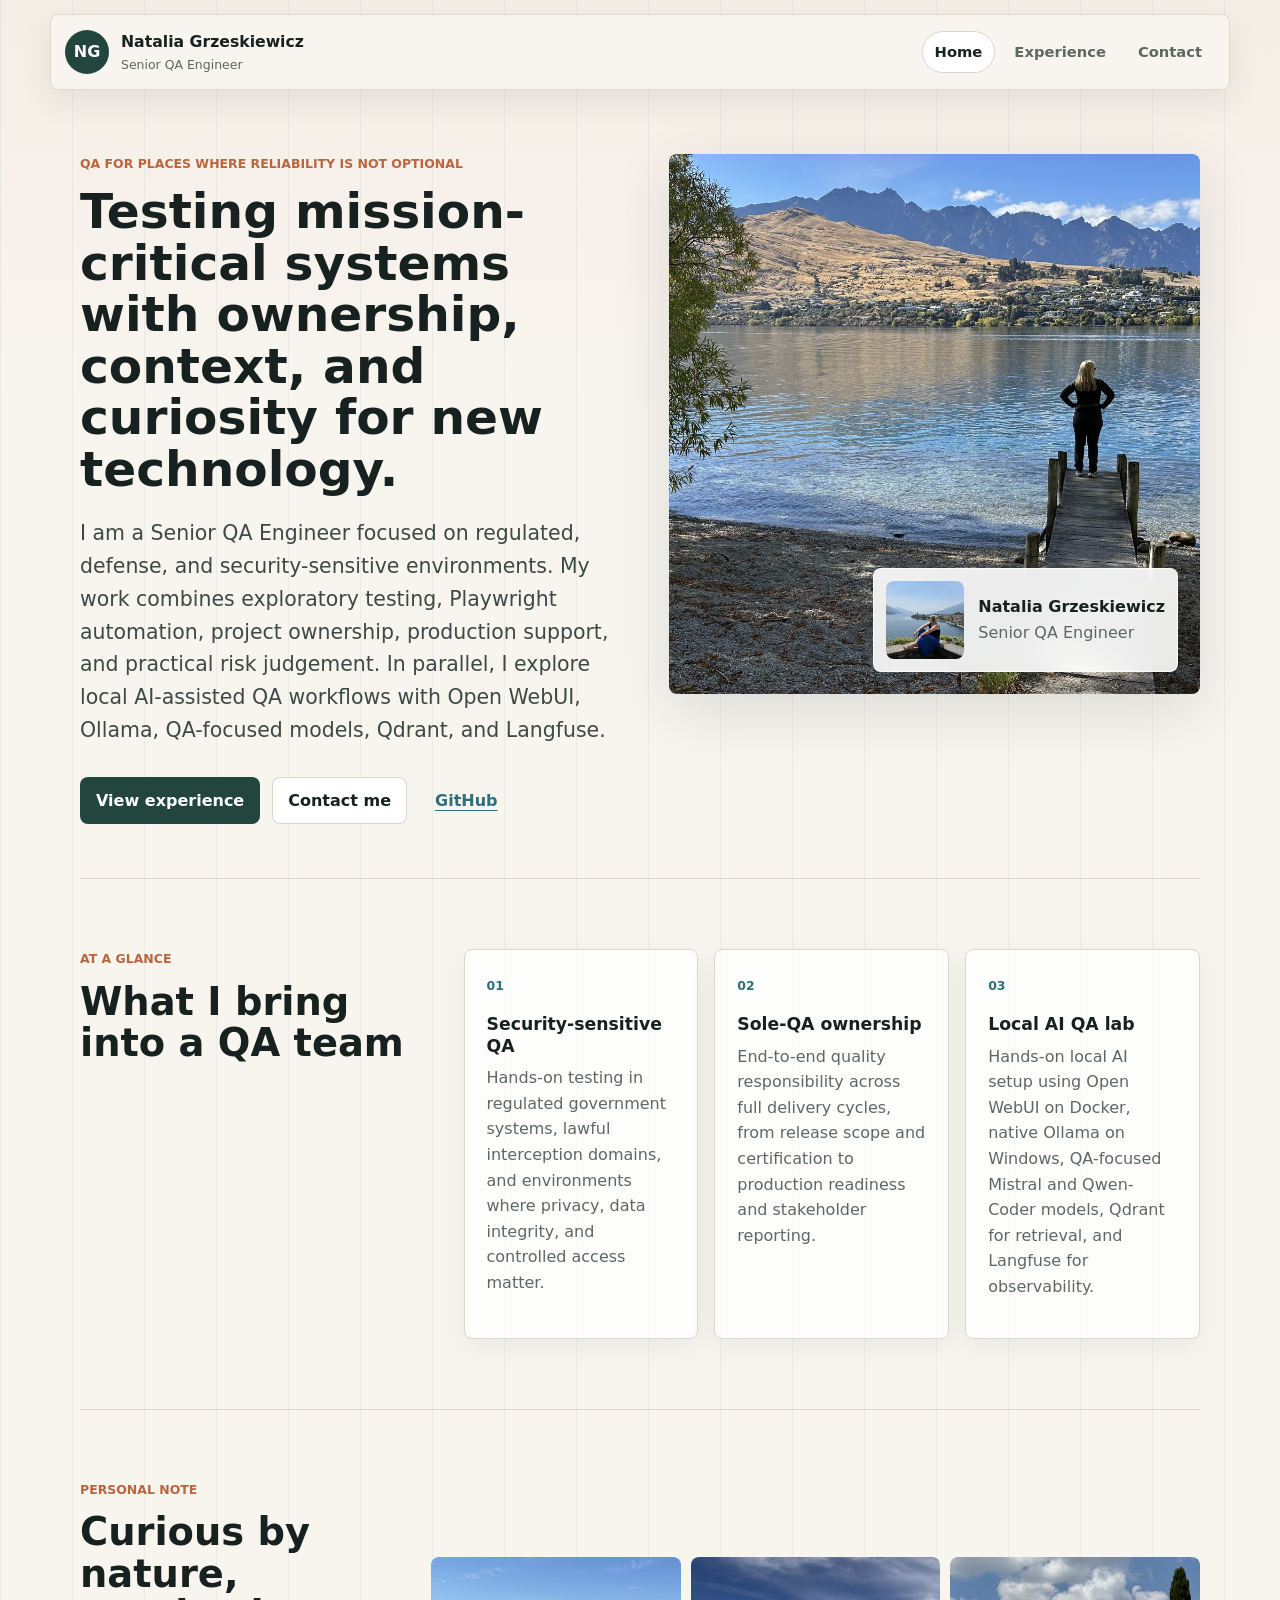
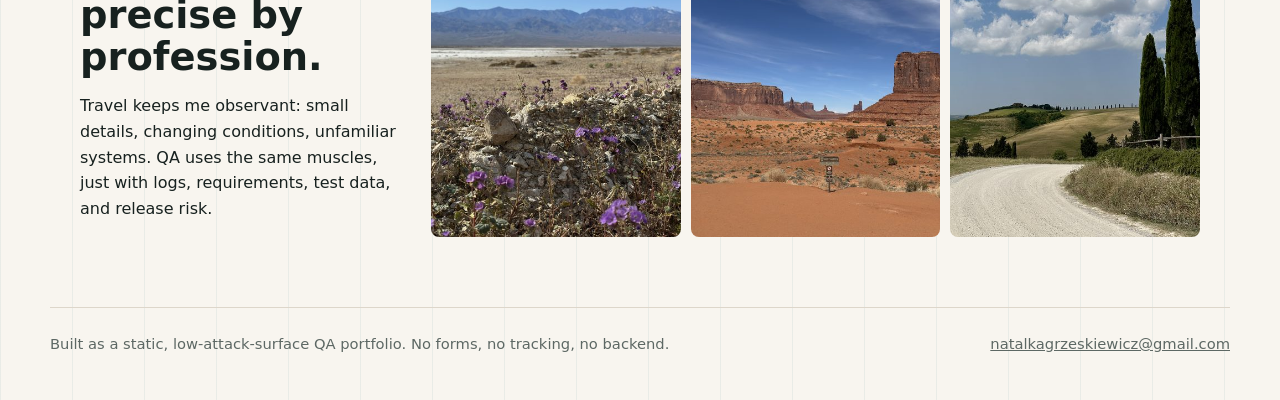
<file: index.html>
<!doctype html>
<html lang="en">
  <head>
    <meta charset="utf-8">
    <meta name="viewport" content="width=device-width, initial-scale=1">
    <meta name="description" content="Natalia Grzeskiewicz, Senior QA Engineer exploring QA, automation, and local AI-assisted testing workflows.">
    <title>Natalia Grzeskiewicz | Senior QA Engineer</title>
    <link rel="stylesheet" href="assets/css/styles.css">
  </head>
  <body data-page="home">
    <div data-include="partials/nav.html"></div>

    <main>
      <section class="hero">
        <div class="hero-copy">
          <p class="eyebrow">QA for places where reliability is not optional</p>
          <h1>Testing mission-critical systems with ownership, context, and curiosity for new technology.</h1>
          <p class="lead">I am a Senior QA Engineer focused on regulated, defense, and security-sensitive environments. My work combines exploratory testing, Playwright automation, project ownership, production support, and practical risk judgement. In parallel, I explore local AI-assisted QA workflows with Open WebUI, Ollama, QA-focused models, Qdrant, and Langfuse.</p>
          <div class="hero-actions">
            <a class="button primary" href="experience.html">View experience</a>
            <a class="button secondary" href="contact.html">Contact me</a>
            <a class="text-link" href="https://github.com/ThisNatOne/" target="_blank" rel="noreferrer">GitHub</a>
          </div>
        </div>
        <aside class="hero-visual" aria-label="Travel-inspired profile image slot">
          <img src="assets/images/hero-travel.jpg" alt="Natalia standing by a lake and mountain view">
          <div class="profile-card">
            <img src="assets/images/headshot-placeholder.jpg" alt="Natalia by a lakeside town, used as a profile placeholder">
            <div>
              <strong>Natalia Grzeskiewicz</strong>
              <span>Senior QA Engineer</span>
            </div>
          </div>
        </aside>
      </section>

      <section class="quick-scan" aria-labelledby="scan-title">
        <div>
          <p class="section-kicker">At a glance</p>
          <h2 id="scan-title">What I bring into a QA team</h2>
        </div>
        <div class="signal-grid">
          <article>
            <span>01</span>
            <h3>Security-sensitive QA</h3>
            <p>Hands-on testing in regulated government systems, lawful interception domains, and environments where privacy, data integrity, and controlled access matter.</p>
          </article>
          <article>
            <span>02</span>
            <h3>Sole-QA ownership</h3>
            <p>End-to-end quality responsibility across full delivery cycles, from release scope and certification to production readiness and stakeholder reporting.</p>
          </article>
          <article>
            <span>03</span>
            <h3>Local AI QA lab</h3>
            <p>Hands-on local AI setup using Open WebUI on Docker, native Ollama on Windows, QA-focused Mistral and Qwen-Coder models, Qdrant for retrieval, and Langfuse for observability.</p>
          </article>
        </div>
      </section>

      <section class="travel-strip" aria-labelledby="travel-title">
        <div class="strip-copy">
          <p class="section-kicker">Personal note</p>
          <h2 id="travel-title">Curious by nature, precise by profession.</h2>
          <p>Travel keeps me observant: small details, changing conditions, unfamiliar systems. QA uses the same muscles, just with logs, requirements, test data, and release risk.</p>
        </div>
        <div class="photo-strip" aria-label="Replaceable travel photo strip">
          <img src="assets/images/photo-strip-1.jpg" alt="Desert flowers with mountains in the distance">
          <img src="assets/images/photo-strip-2.jpg" alt="Desert landscape with red rock formations">
          <img src="assets/images/photo-strip-3.jpg" alt="Open road through a countryside landscape">
        </div>
      </section>
    </main>

    <div data-include="partials/footer.html"></div>
    <script src="assets/js/main.js"></script>
  </body>
</html>
</file>
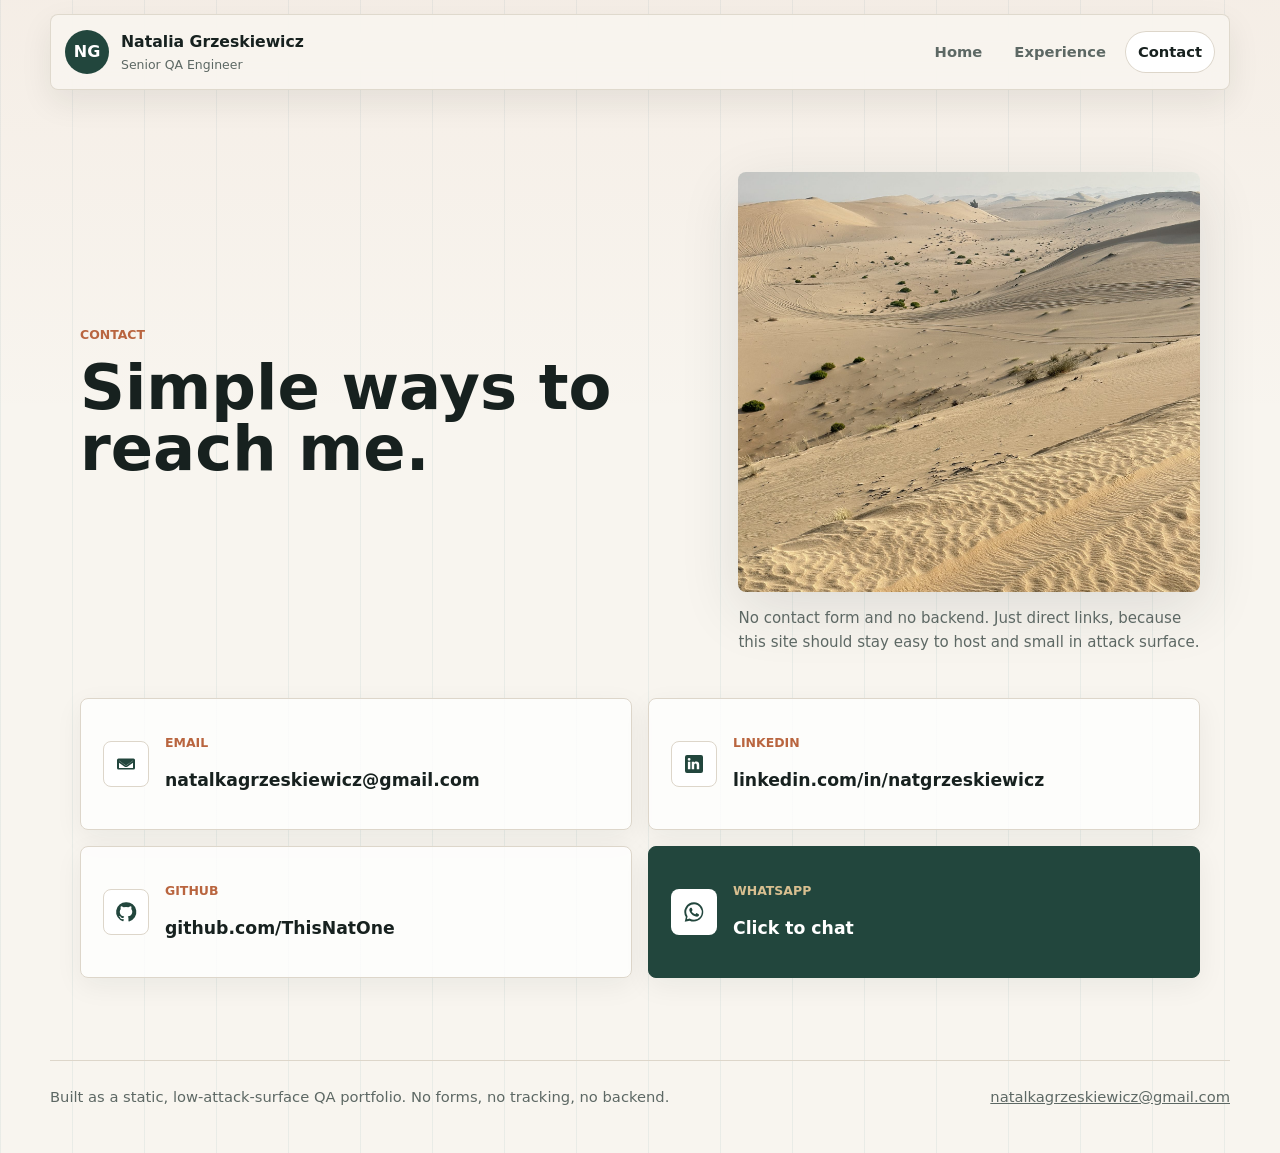
<file: contact.html>
<!doctype html>
<html lang="en">
  <head>
    <meta charset="utf-8">
    <meta name="viewport" content="width=device-width, initial-scale=1">
    <meta name="description" content="Contact Natalia Grzeskiewicz, Senior QA Engineer.">
    <title>Contact | Natalia Grzeskiewicz</title>
    <link rel="stylesheet" href="assets/css/styles.css">
  </head>
  <body data-page="contact">
    <div data-include="partials/nav.html"></div>

    <main>
      <section class="contact-hero">
        <div>
          <p class="eyebrow">Contact</p>
          <h1>Simple ways to reach me.</h1>
        </div>
        <div class="contact-visual">
          <img src="assets/images/accent-banner.jpg" alt="Desert dunes used as a replaceable accent banner">
          <p>No contact form and no backend. Just direct links, because this site should stay easy to host and small in attack surface.</p>
        </div>
      </section>

      <section class="contact-links" aria-label="Contact links">
        <a href="mailto:natalkagrzeskiewicz@gmail.com">
          <svg class="contact-icon" viewBox="0 0 24 24" aria-hidden="true">
            <path d="M4.5 6.5h15a1.5 1.5 0 0 1 1.5 1.5v8a1.5 1.5 0 0 1-1.5 1.5h-15A1.5 1.5 0 0 1 3 16V8a1.5 1.5 0 0 1 1.5-1.5Zm.52 2.05v.14l6.17 4.48c.49.35 1.13.35 1.62 0l6.17-4.48v-.14L12 13.62 5.02 8.55Zm13.98 2.1-5.29 3.84a2.92 2.92 0 0 1-3.42 0L5 10.65V16h14v-5.35Z"></path>
          </svg>
          <span class="contact-copy">
            <span>Email</span>
            natalkagrzeskiewicz@gmail.com
          </span>
        </a>
        <a href="https://www.linkedin.com/in/natgrzeskiewicz/" target="_blank" rel="noreferrer">
          <svg class="contact-icon" viewBox="0 0 24 24" aria-hidden="true">
            <path d="M19 3H5a2 2 0 0 0-2 2v14a2 2 0 0 0 2 2h14a2 2 0 0 0 2-2V5a2 2 0 0 0-2-2ZM8.34 17.2H5.9V9.75h2.44v7.45ZM7.12 8.73a1.42 1.42 0 1 1 0-2.84 1.42 1.42 0 0 1 0 2.84Zm10.08 8.47h-2.43v-3.63c0-.87-.02-1.98-1.2-1.98-1.21 0-1.4.95-1.4 1.92v3.69H9.75V9.75h2.33v1.02h.03c.33-.62 1.12-1.2 2.3-1.2 2.46 0 2.79 1.62 2.79 3.73v3.9Z"></path>
          </svg>
          <span class="contact-copy">
            <span>LinkedIn</span>
            linkedin.com/in/natgrzeskiewicz
          </span>
        </a>
        <a href="https://github.com/ThisNatOne" target="_blank" rel="noreferrer">
          <svg class="contact-icon" viewBox="0 0 24 24" aria-hidden="true">
            <path d="M12 2.25A9.75 9.75 0 0 0 8.92 21.3c.49.09.67-.21.67-.47v-1.72c-2.72.6-3.3-1.16-3.3-1.16-.45-1.13-1.09-1.43-1.09-1.43-.89-.61.07-.6.07-.6.98.07 1.5 1.01 1.5 1.01.88 1.5 2.3 1.07 2.86.82.09-.64.34-1.07.62-1.32-2.17-.25-4.46-1.09-4.46-4.84 0-1.07.38-1.94 1-2.63-.1-.25-.44-1.25.1-2.6 0 0 .83-.26 2.69 1a9.3 9.3 0 0 1 4.9 0c1.86-1.26 2.68-1 2.68-1 .54 1.35.2 2.35.1 2.6.63.69 1 1.56 1 2.63 0 3.76-2.29 4.58-4.48 4.83.35.3.67.9.67 1.82v2.69c0 .26.18.57.68.47A9.75 9.75 0 0 0 12 2.25Z"></path>
          </svg>
          <span class="contact-copy">
            <span>GitHub</span>
            github.com/ThisNatOne
          </span>
        </a>
        <a class="whatsapp" href="https://wa.me/971585344825" target="_blank" rel="noreferrer">
          <svg class="contact-icon" viewBox="0 0 24 24" aria-hidden="true">
            <path d="M12.04 2.25a9.64 9.64 0 0 0-8.18 14.76L2.75 21.75l4.86-1.1a9.64 9.64 0 1 0 4.43-18.4Zm0 17.48a7.78 7.78 0 0 1-3.95-1.08l-.28-.17-2.87.65.64-2.8-.18-.29a7.78 7.78 0 1 1 6.64 3.69Zm4.27-5.82c-.23-.12-1.38-.68-1.6-.76-.21-.08-.37-.12-.52.12-.16.23-.6.76-.74.91-.14.16-.27.18-.51.06-.23-.12-.98-.36-1.86-1.15-.69-.61-1.15-1.36-1.28-1.6-.13-.23-.01-.36.1-.47.1-.1.23-.27.35-.41.12-.14.16-.23.24-.39.08-.16.04-.3-.02-.42-.06-.12-.52-1.25-.71-1.71-.19-.45-.38-.39-.52-.4h-.45c-.16 0-.42.06-.64.3-.22.23-.84.82-.84 2s.86 2.32.98 2.48c.12.16 1.69 2.58 4.1 3.62.57.25 1.02.4 1.37.51.58.18 1.1.16 1.51.1.46-.07 1.38-.56 1.58-1.1.2-.55.2-1.02.14-1.11-.06-.1-.22-.16-.45-.28Z"></path>
          </svg>
          <span class="contact-copy">
            <span>WhatsApp</span>
            Click to chat
          </span>
        </a>
      </section>
    </main>

    <div data-include="partials/footer.html"></div>
    <script src="assets/js/main.js"></script>
  </body>
</html>
</file>
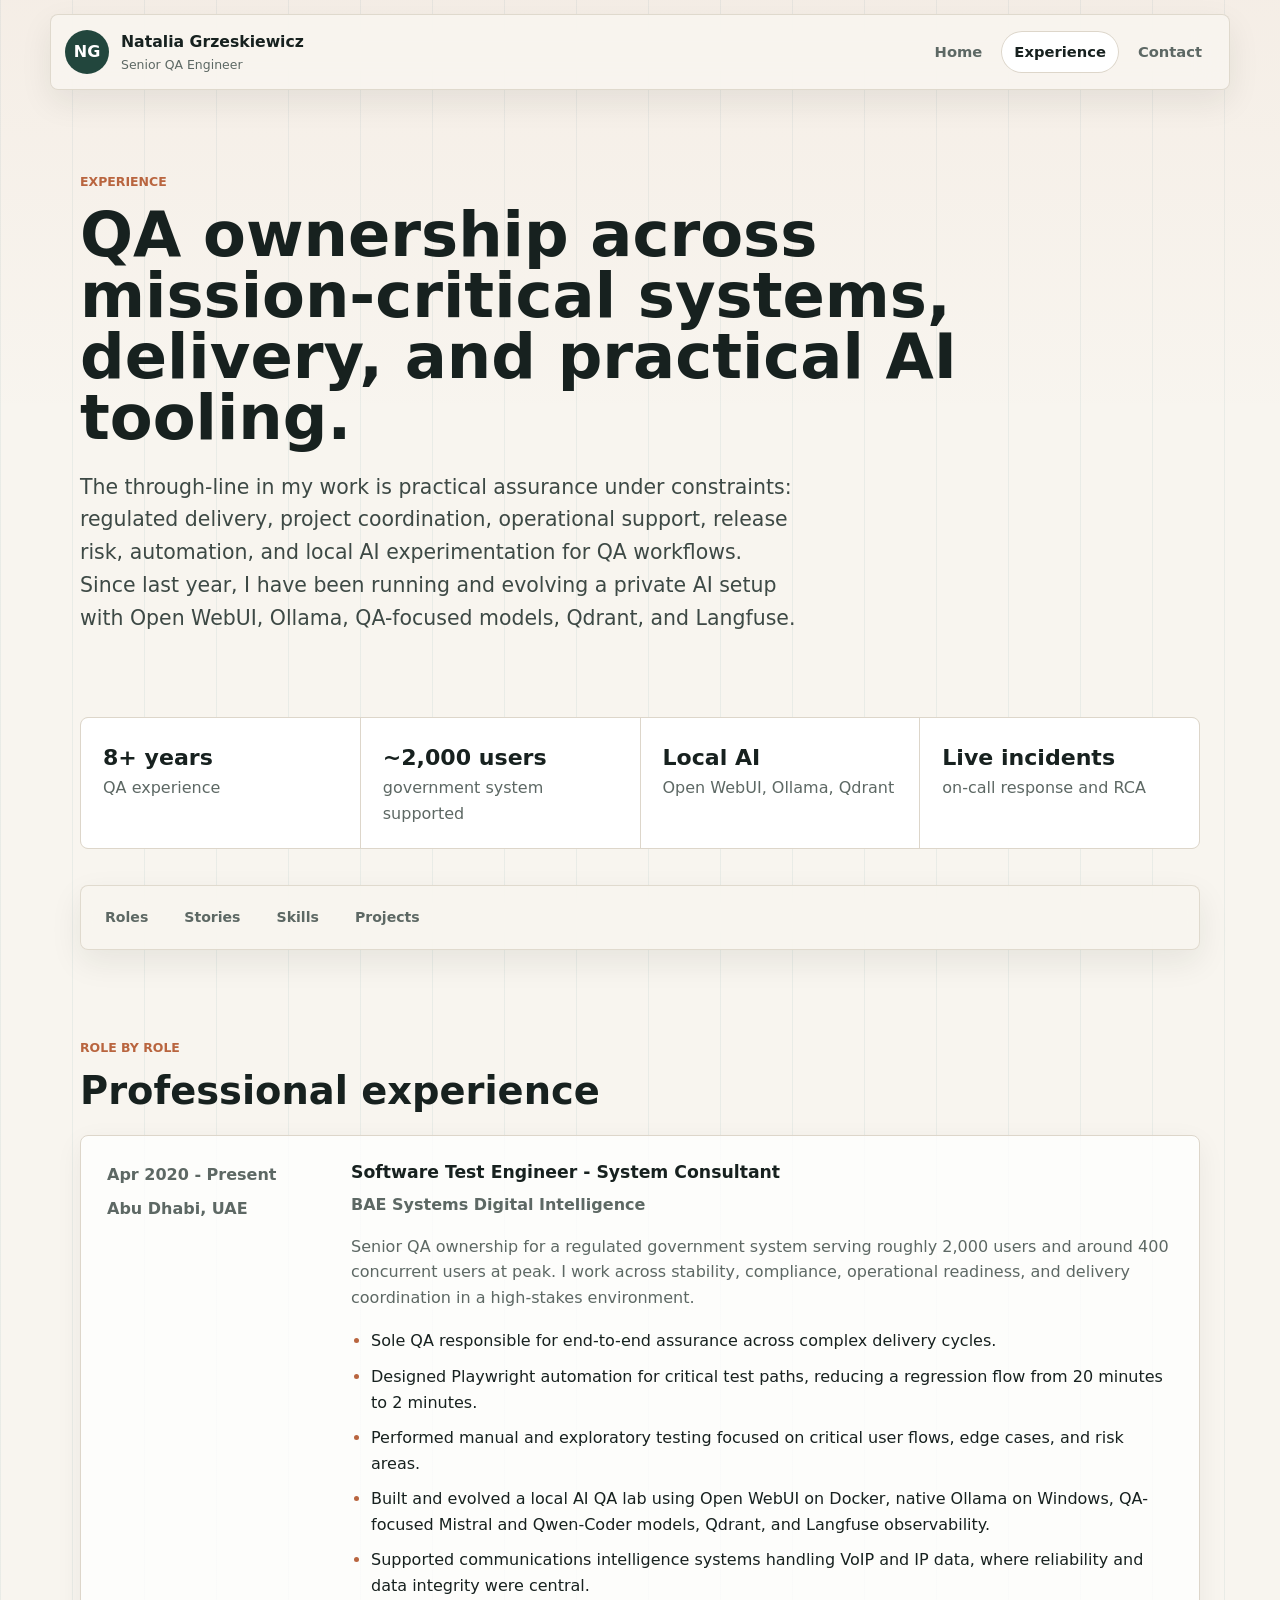
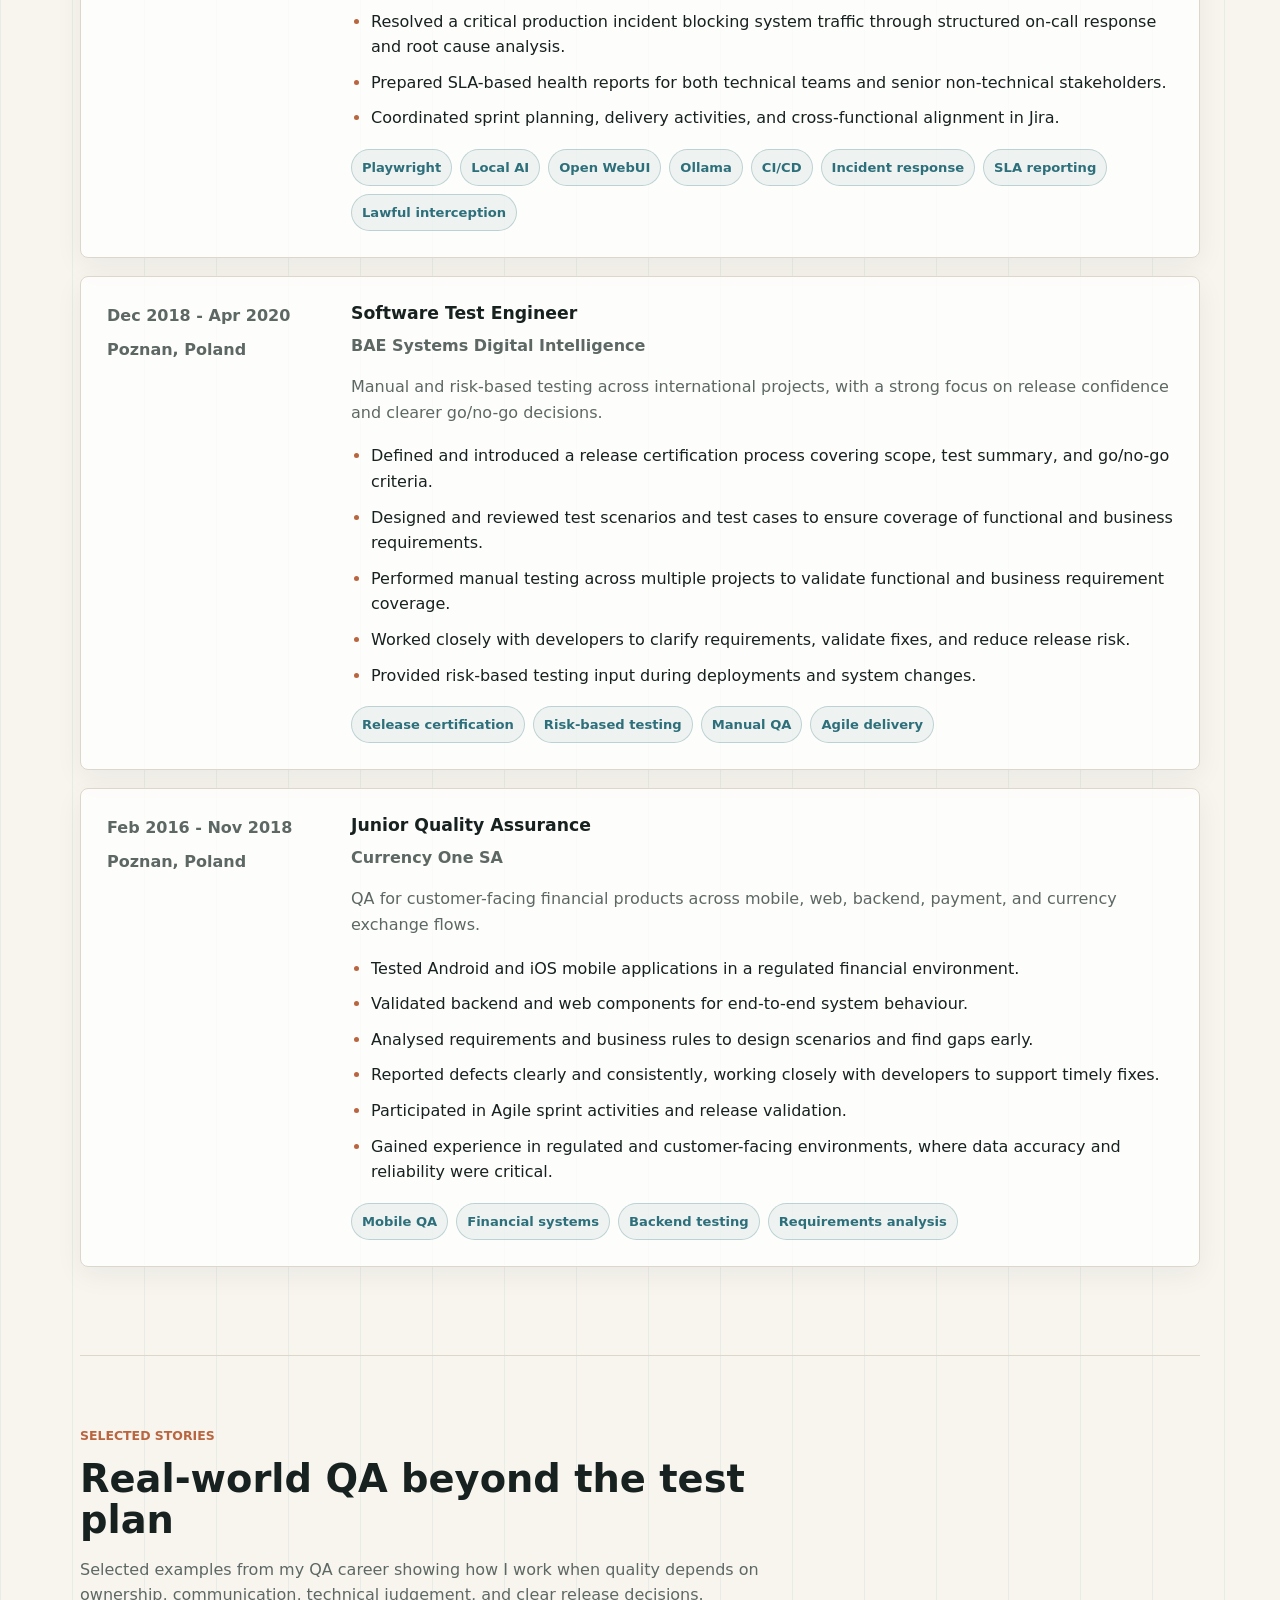
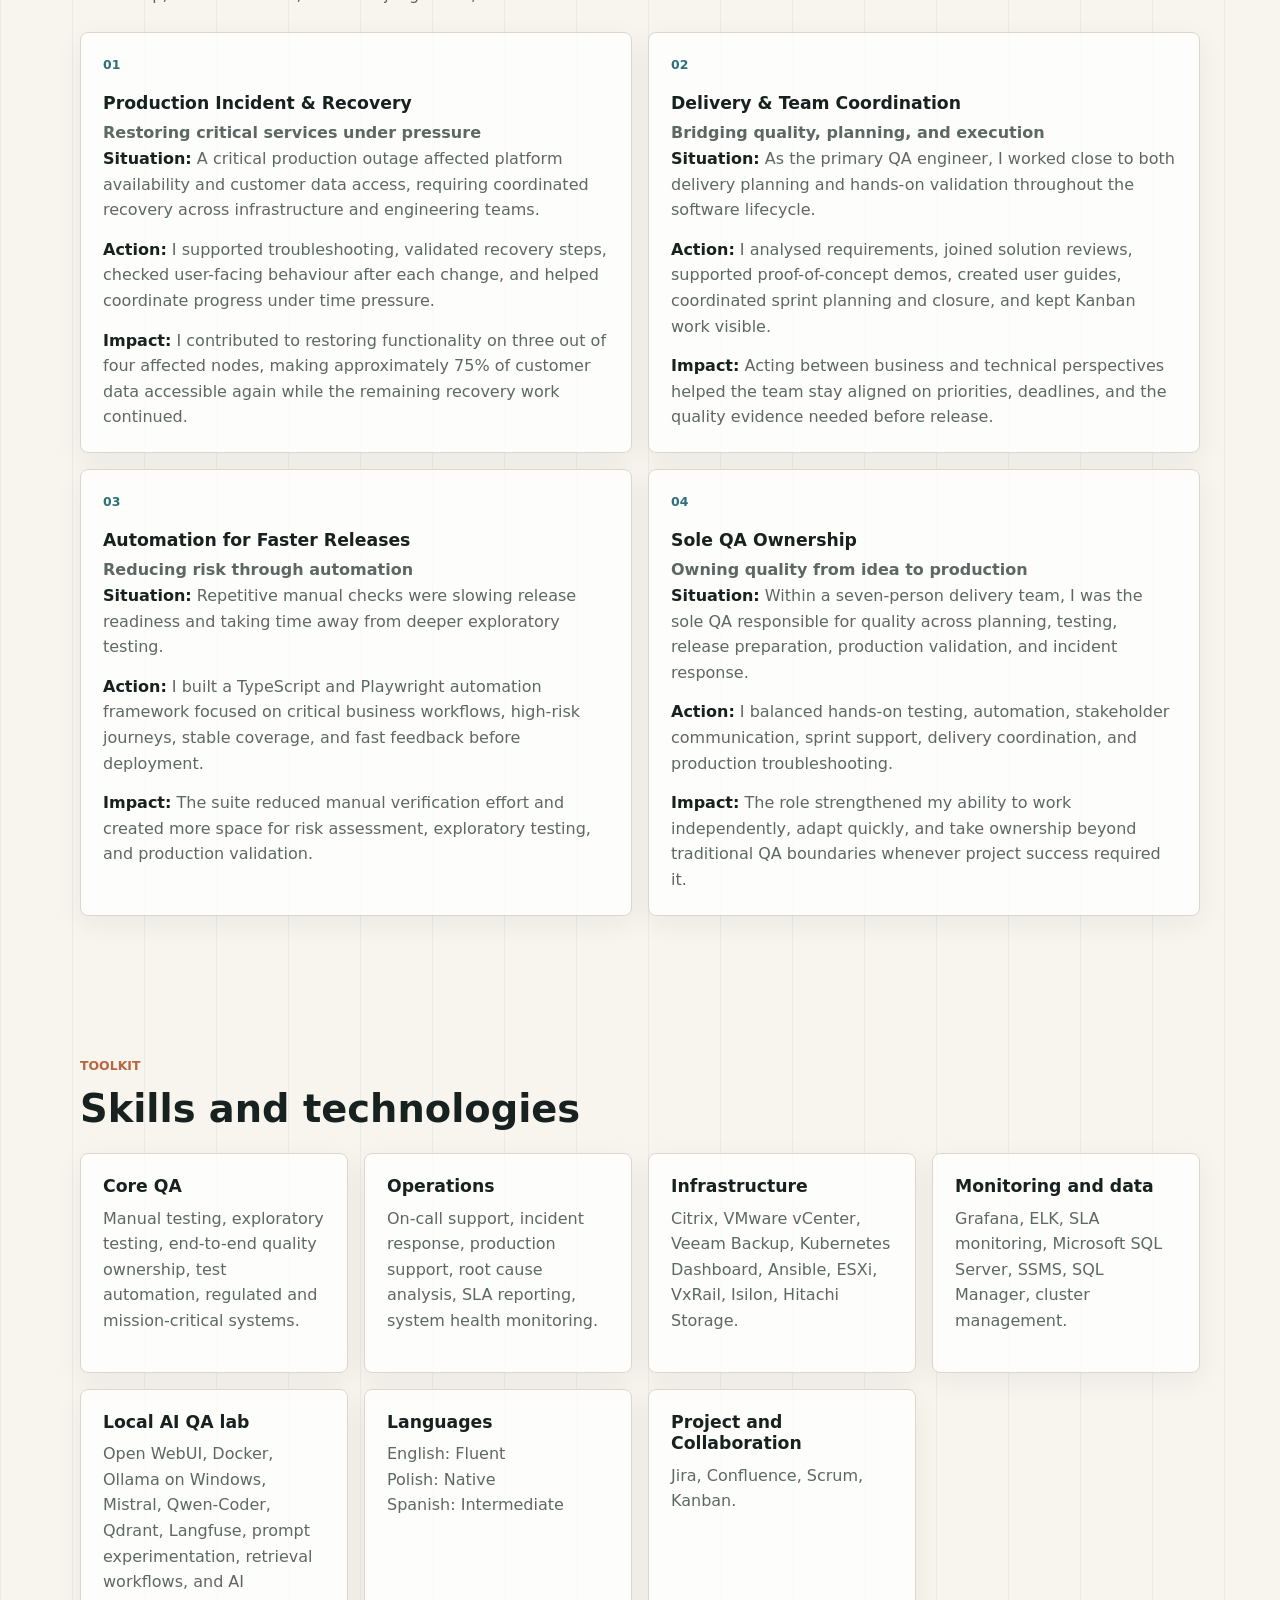
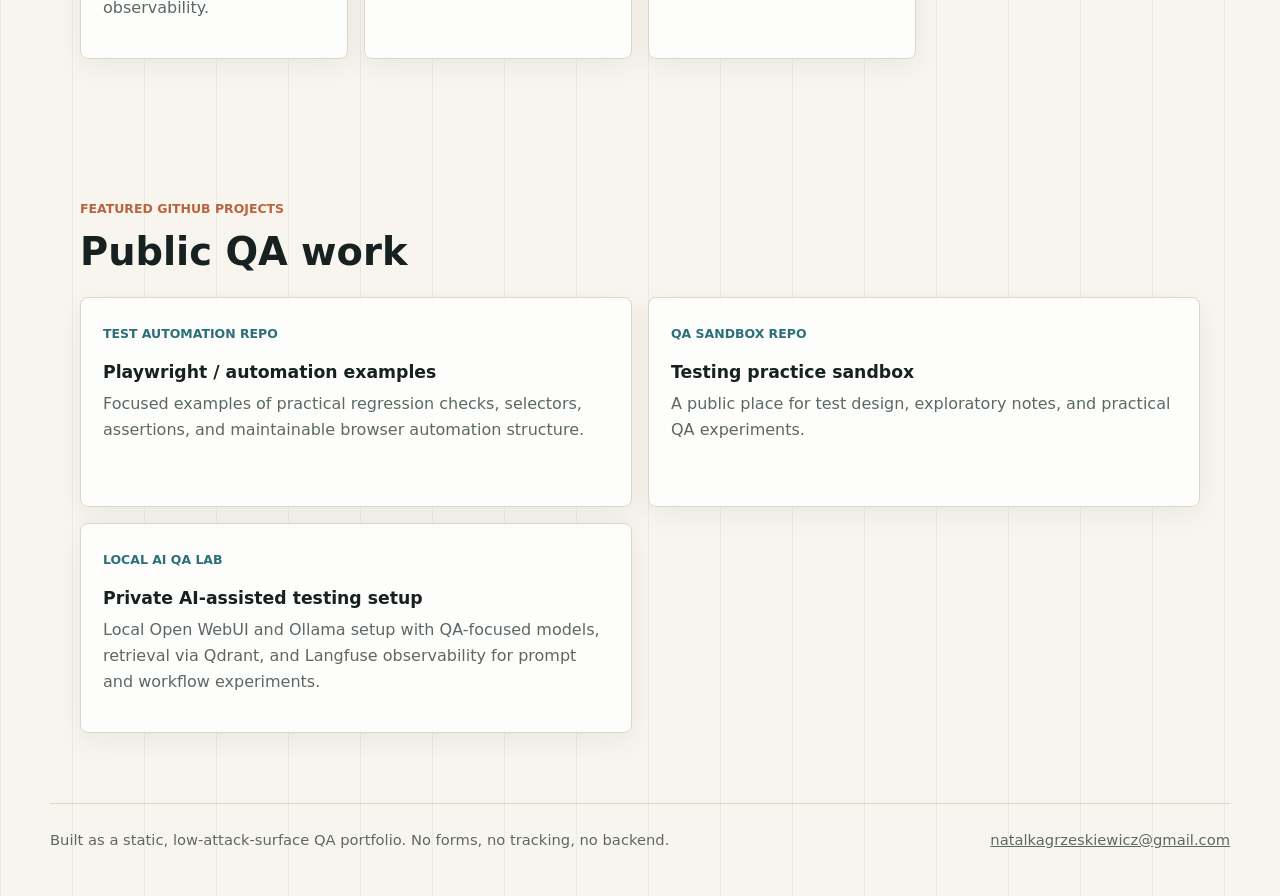
<file: experience.html>
<!doctype html>
<html lang="en">
  <head>
    <meta charset="utf-8">
    <meta name="viewport" content="width=device-width, initial-scale=1">
    <meta name="description" content="Experience of Natalia Grzeskiewicz in regulated QA, mission-critical systems, automation, and local AI-assisted testing workflows.">
    <title>Experience | Natalia Grzeskiewicz</title>
    <link rel="stylesheet" href="assets/css/styles.css">
  </head>
  <body data-page="experience">
    <div data-include="partials/nav.html"></div>

    <main>
      <section class="page-hero compact">
        <p class="eyebrow">Experience</p>
        <h1>QA ownership across mission-critical systems, delivery, and practical AI tooling.</h1>
        <p class="lead">The through-line in my work is practical assurance under constraints: regulated delivery, project coordination, operational support, release risk, automation, and local AI experimentation for QA workflows. Since last year, I have been running and evolving a private AI setup with Open WebUI, Ollama, QA-focused models, Qdrant, and Langfuse.</p>
      </section>

      <section id="experience-highlights" class="proof-band" aria-label="Experience highlights">
        <div><strong>8+ years</strong><span>QA experience</span></div>
        <div><strong>~2,000 users</strong><span>government system supported</span></div>
        <div><strong>Local AI</strong><span>Open WebUI, Ollama, Qdrant</span></div>
        <div><strong>Live incidents</strong><span>on-call response and RCA</span></div>
      </section>

      <nav class="section-nav" aria-label="Experience page sections">
        <a href="#roles">Roles</a>
        <a href="#stories">Stories</a>
        <a href="#skills">Skills</a>
        <a href="#projects">Projects</a>
      </nav>

      <section id="roles" class="timeline" aria-labelledby="roles-title">
        <div class="section-heading">
          <p class="section-kicker">Role by role</p>
          <h2 id="roles-title">Professional experience</h2>
        </div>

        <article class="role">
          <div class="role-meta">
            <span>Apr 2020 - Present</span>
            <span>Abu Dhabi, UAE</span>
          </div>
          <div class="role-body">
            <h3>Software Test Engineer - System Consultant</h3>
            <p class="company">BAE Systems Digital Intelligence</p>
            <p>Senior QA ownership for a regulated government system serving roughly 2,000 users and around 400 concurrent users at peak. I work across stability, compliance, operational readiness, and delivery coordination in a high-stakes environment.</p>
            <ul class="check-list">
              <li>Sole QA responsible for end-to-end assurance across complex delivery cycles.</li>
              <li>Designed Playwright automation for critical test paths, reducing a regression flow from 20 minutes to 2 minutes.</li>
              <li>Performed manual and exploratory testing focused on critical user flows, edge cases, and risk areas.</li>
              <li>Built and evolved a local AI QA lab using Open WebUI on Docker, native Ollama on Windows, QA-focused Mistral and Qwen-Coder models, Qdrant, and Langfuse observability.</li>
              <li>Supported communications intelligence systems handling VoIP and IP data, where reliability and data integrity were central.</li>
              <li>Resolved a critical production incident blocking system traffic through structured on-call response and root cause analysis.</li>
              <li>Prepared SLA-based health reports for both technical teams and senior non-technical stakeholders.</li>
              <li>Coordinated sprint planning, delivery activities, and cross-functional alignment in Jira.</li>
            </ul>
            <div class="tag-row">
              <span>Playwright</span>
              <span>Local AI</span>
              <span>Open WebUI</span>
              <span>Ollama</span>
              <span>CI/CD</span>
              <span>Incident response</span>
              <span>SLA reporting</span>
              <span>Lawful interception</span>
            </div>
          </div>
        </article>

        <article class="role">
          <div class="role-meta">
            <span>Dec 2018 - Apr 2020</span>
            <span>Poznan, Poland</span>
          </div>
          <div class="role-body">
            <h3>Software Test Engineer</h3>
            <p class="company">BAE Systems Digital Intelligence</p>
            <p>Manual and risk-based testing across international projects, with a strong focus on release confidence and clearer go/no-go decisions.</p>
            <ul class="check-list">
              <li>Defined and introduced a release certification process covering scope, test summary, and go/no-go criteria.</li>
              <li>Designed and reviewed test scenarios and test cases to ensure coverage of functional and business requirements.</li>
              <li>Performed manual testing across multiple projects to validate functional and business requirement coverage.</li>
              <li>Worked closely with developers to clarify requirements, validate fixes, and reduce release risk.</li>
              <li>Provided risk-based testing input during deployments and system changes.</li>
            </ul>
            <div class="tag-row">
              <span>Release certification</span>
              <span>Risk-based testing</span>
              <span>Manual QA</span>
              <span>Agile delivery</span>
            </div>
          </div>
        </article>

        <article class="role">
          <div class="role-meta">
            <span>Feb 2016 - Nov 2018</span>
            <span>Poznan, Poland</span>
          </div>
          <div class="role-body">
            <h3>Junior Quality Assurance</h3>
            <p class="company">Currency One SA</p>
            <p>QA for customer-facing financial products across mobile, web, backend, payment, and currency exchange flows.</p>
            <ul class="check-list">
              <li>Tested Android and iOS mobile applications in a regulated financial environment.</li>
              <li>Validated backend and web components for end-to-end system behaviour.</li>
              <li>Analysed requirements and business rules to design scenarios and find gaps early.</li>
              <li>Reported defects clearly and consistently, working closely with developers to support timely fixes.</li>
              <li>Participated in Agile sprint activities and release validation.</li>
              <li>Gained experience in regulated and customer-facing environments, where data accuracy and reliability were critical.</li>
            </ul>
            <div class="tag-row">
              <span>Mobile QA</span>
              <span>Financial systems</span>
              <span>Backend testing</span>
              <span>Requirements analysis</span>
            </div>
          </div>
        </article>
      </section>

      <section id="stories" class="stories-section" aria-labelledby="stories-title">
        <div class="section-heading">
          <p class="section-kicker">Selected stories</p>
          <h2 id="stories-title">Real-world QA beyond the test plan</h2>
          <p>Selected examples from my QA career showing how I work when quality depends on ownership, communication, technical judgement, and clear release decisions.</p>
        </div>

        <div class="stories-grid">
          <article class="story-card">
            <span class="story-index">01</span>
            <div>
              <h3>Production Incident &amp; Recovery</h3>
              <p class="story-tagline">Restoring critical services under pressure</p>
            </div>
            <p><strong>Situation:</strong> A critical production outage affected platform availability and customer data access, requiring coordinated recovery across infrastructure and engineering teams.</p>
            <p><strong>Action:</strong> I supported troubleshooting, validated recovery steps, checked user-facing behaviour after each change, and helped coordinate progress under time pressure.</p>
            <p><strong>Impact:</strong> I contributed to restoring functionality on three out of four affected nodes, making approximately 75% of customer data accessible again while the remaining recovery work continued.</p>
          </article>

          <article class="story-card">
            <span class="story-index">02</span>
            <div>
              <h3>Delivery &amp; Team Coordination</h3>
              <p class="story-tagline">Bridging quality, planning, and execution</p>
            </div>
            <p><strong>Situation:</strong> As the primary QA engineer, I worked close to both delivery planning and hands-on validation throughout the software lifecycle.</p>
            <p><strong>Action:</strong> I analysed requirements, joined solution reviews, supported proof-of-concept demos, created user guides, coordinated sprint planning and closure, and kept Kanban work visible.</p>
            <p><strong>Impact:</strong> Acting between business and technical perspectives helped the team stay aligned on priorities, deadlines, and the quality evidence needed before release.</p>
          </article>

          <article class="story-card">
            <span class="story-index">03</span>
            <div>
              <h3>Automation for Faster Releases</h3>
              <p class="story-tagline">Reducing risk through automation</p>
            </div>
            <p><strong>Situation:</strong> Repetitive manual checks were slowing release readiness and taking time away from deeper exploratory testing.</p>
            <p><strong>Action:</strong> I built a TypeScript and Playwright automation framework focused on critical business workflows, high-risk journeys, stable coverage, and fast feedback before deployment.</p>
            <p><strong>Impact:</strong> The suite reduced manual verification effort and created more space for risk assessment, exploratory testing, and production validation.</p>
          </article>

          <article class="story-card">
            <span class="story-index">04</span>
            <div>
              <h3>Sole QA Ownership</h3>
              <p class="story-tagline">Owning quality from idea to production</p>
            </div>
            <p><strong>Situation:</strong> Within a seven-person delivery team, I was the sole QA responsible for quality across planning, testing, release preparation, production validation, and incident response.</p>
            <p><strong>Action:</strong> I balanced hands-on testing, automation, stakeholder communication, sprint support, delivery coordination, and production troubleshooting.</p>
            <p><strong>Impact:</strong> The role strengthened my ability to work independently, adapt quickly, and take ownership beyond traditional QA boundaries whenever project success required it.</p>
          </article>
        </div>
      </section>

      <section id="skills" class="skills-section" aria-labelledby="skills-title">
        <div class="section-heading">
          <p class="section-kicker">Toolkit</p>
          <h2 id="skills-title">Skills and technologies</h2>
        </div>
        <div class="skills-grid">
          <div>
            <h3>Core QA</h3>
            <p>Manual testing, exploratory testing, end-to-end quality ownership, test automation, regulated and mission-critical systems.</p>
          </div>
          <div>
            <h3>Operations</h3>
            <p>On-call support, incident response, production support, root cause analysis, SLA reporting, system health monitoring.</p>
          </div>
          <div>
            <h3>Infrastructure</h3>
            <p>Citrix, VMware vCenter, Veeam Backup, Kubernetes Dashboard, Ansible, ESXi, VxRail, Isilon, Hitachi Storage.</p>
          </div>
          <div>
            <h3>Monitoring and data</h3>
            <p>Grafana, ELK, SLA monitoring, Microsoft SQL Server, SSMS, SQL Manager, cluster management.</p>
          </div>
          <div>
            <h3>Local AI QA lab</h3>
            <p>Open WebUI, Docker, Ollama on Windows, Mistral, Qwen-Coder, Qdrant, Langfuse, prompt experimentation, retrieval workflows, and AI observability.</p>
          </div>
          <div>
            <h3>Languages</h3>
            <p>English: Fluent <br> Polish: Native <br>Spanish: Intermediate</p>
          </div>
          <div>
            <h3>Project and Collaboration</h3>
            <p>Jira, Confluence, Scrum, Kanban.</p>
          </div>
        </div>
      </section>

      <section id="projects" class="projects-section" aria-labelledby="projects-title">
        <div class="section-heading">
          <p class="section-kicker">Featured GitHub projects</p>
          <h2 id="projects-title">Public QA work</h2>
        </div>
        <div class="project-grid">
          <a class="project-card" href="https://github.com/ThisNatOne/QASandboxTests" target="_blank" rel="noreferrer">
            <span>Test automation repo</span>
            <h3>Playwright / automation examples</h3>
            <p>Focused examples of practical regression checks, selectors, assertions, and maintainable browser automation structure.</p>
          </a>
          <a class="project-card" href="https://github.com/ThisNatOne/QASandbox" target="_blank" rel="noreferrer">
            <span>QA sandbox repo</span>
            <h3>Testing practice sandbox</h3>
            <p>A public place for test design, exploratory notes, and practical QA experiments.</p>
          </a>
          <article class="project-card">
            <span>Local AI QA lab</span>
            <h3>Private AI-assisted testing setup</h3>
            <p>Local Open WebUI and Ollama setup with QA-focused models, retrieval via Qdrant, and Langfuse observability for prompt and workflow experiments.</p>
          </article>
        </div>
      </section>
    </main>

    <div data-include="partials/footer.html"></div>
    <script src="assets/js/main.js"></script>
  </body>
</html>
</file>
<file: assets/css/styles.css>
:root {
  --ink: #17211f;
  --muted: #5d6864;
  --paper: #f8f5ef;
  --panel: #ffffff;
  --line: #ddd6ca;
  --forest: #22463d;
  --lake: #2d6f7a;
  --clay: #b9653f;
  --sand: #d8bf90;
  --violet: #6f4f8f;
  --shadow: 0 18px 60px rgba(31, 42, 39, 0.12);
  --radius: 8px;
}

* {
  box-sizing: border-box;
}

html {
  scroll-behavior: smooth;
}

body {
  margin: 0;
  color: var(--ink);
  background:
    linear-gradient(90deg, rgba(45, 111, 122, 0.07) 1px, transparent 1px),
    linear-gradient(180deg, rgba(185, 101, 63, 0.05), transparent 420px),
    var(--paper);
  background-size: 72px 72px, auto, auto;
  font-family: Inter, ui-sans-serif, system-ui, -apple-system, BlinkMacSystemFont, "Segoe UI", sans-serif;
  line-height: 1.6;
}

img {
  display: block;
  max-width: 100%;
}

a {
  color: inherit;
}

main {
  width: min(1120px, calc(100% - 36px));
  margin: 0 auto;
}

.sr-only {
  position: absolute;
  width: 1px;
  height: 1px;
  padding: 0;
  overflow: hidden;
  clip: rect(0, 0, 0, 0);
  white-space: nowrap;
  border: 0;
}

.site-header {
  position: sticky;
  top: 0;
  z-index: 20;
  display: flex;
  align-items: center;
  justify-content: space-between;
  width: min(1180px, calc(100% - 28px));
  min-height: 76px;
  margin: 14px auto 0;
  padding: 12px 14px;
  background: rgba(248, 245, 239, 0.92);
  border: 1px solid rgba(221, 214, 202, 0.9);
  border-radius: var(--radius);
  backdrop-filter: blur(16px);
  box-shadow: 0 12px 32px rgba(23, 33, 31, 0.08);
}

.brand {
  display: inline-flex;
  align-items: center;
  gap: 12px;
  text-decoration: none;
}

.brand-mark {
  display: grid;
  width: 44px;
  height: 44px;
  place-items: center;
  color: #fff;
  background: var(--forest);
  border-radius: 50%;
  font-weight: 800;
}

.brand strong,
.brand small {
  display: block;
}

.brand strong {
  font-size: 0.98rem;
}

.brand small {
  color: var(--muted);
  font-size: 0.78rem;
}

.site-nav {
  display: flex;
  align-items: center;
  gap: 6px;
}

.site-nav a {
  padding: 9px 13px;
  border-radius: 999px;
  color: var(--muted);
  text-decoration: none;
  font-weight: 700;
  font-size: 0.92rem;
}

.site-nav a:hover,
.site-nav a[aria-current="page"] {
  color: var(--ink);
  background: #fff;
  box-shadow: inset 0 0 0 1px var(--line);
}

.nav-toggle {
  display: none;
  width: 44px;
  height: 44px;
  padding: 10px;
  border: 1px solid var(--line);
  border-radius: var(--radius);
  background: #fff;
}

.nav-toggle span:not(.sr-only) {
  display: block;
  height: 2px;
  margin: 5px 0;
  background: var(--ink);
}

.hero {
  display: grid;
  grid-template-columns: minmax(0, 1.02fr) minmax(320px, 0.98fr);
  gap: 36px;
  align-items: start;
  min-height: calc(100vh - 112px);
  padding: 64px 0 52px;
}

.hero-copy {
  max-width: 680px;
}

.eyebrow,
.section-kicker {
  margin: 0 0 12px;
  color: var(--clay);
  font-size: 0.78rem;
  font-weight: 800;
  letter-spacing: 0;
  text-transform: uppercase;
}

h1,
h2,
h3,
p {
  margin-top: 0;
}

h1 {
  max-width: 820px;
  margin-bottom: 22px;
  font-size: clamp(2.1rem, 4.9vw, 3.9rem);
  line-height: 0.98;
  letter-spacing: 0;
}

.hero h1 {
  max-width: 760px;
  font-size: clamp(2rem, 3.8vw, 3.35rem);
  line-height: 1.06;
}

h2 {
  margin-bottom: 16px;
  font-size: clamp(1.8rem, 3vw, 3rem);
  line-height: 1.08;
  letter-spacing: 0;
}

h3 {
  margin-bottom: 8px;
  font-size: 1.08rem;
  line-height: 1.25;
}

.lead {
  max-width: 720px;
  color: #3d4945;
  font-size: clamp(1.05rem, 2vw, 1.28rem);
}

.hero-actions {
  display: flex;
  flex-wrap: wrap;
  gap: 12px;
  align-items: center;
  margin-top: 30px;
}

.button,
.text-link {
  display: inline-flex;
  align-items: center;
  justify-content: center;
  min-height: 44px;
  padding: 11px 16px;
  border-radius: var(--radius);
  text-decoration: none;
  font-weight: 800;
}

.button.primary {
  color: #fff;
  background: var(--forest);
}

.button.secondary {
  background: #fff;
  box-shadow: inset 0 0 0 1px var(--line);
}

.text-link {
  color: var(--lake);
  text-decoration: underline;
  text-underline-offset: 4px;
}

.hero-visual {
  position: relative;
  min-height: 540px;
}

.hero-visual > img {
  width: 100%;
  height: 540px;
  object-fit: cover;
  border-radius: var(--radius);
  box-shadow: var(--shadow);
}

.profile-card {
  position: absolute;
  right: 22px;
  bottom: 22px;
  display: grid;
  grid-template-columns: 78px 1fr;
  gap: 14px;
  align-items: center;
  max-width: min(360px, calc(100% - 44px));
  padding: 12px;
  background: rgba(255, 255, 255, 0.9);
  border: 1px solid rgba(255, 255, 255, 0.8);
  border-radius: var(--radius);
  backdrop-filter: blur(12px);
}

.profile-card img {
  width: 78px;
  height: 78px;
  object-fit: cover;
  border-radius: var(--radius);
}

.profile-card strong,
.profile-card span {
  display: block;
}

.profile-card span {
  color: var(--muted);
}

.quick-scan,
.travel-strip,
.stories-section,
.skills-section,
.projects-section,
.timeline {
  padding: 70px 0;
}

.quick-scan {
  display: grid;
  grid-template-columns: 0.48fr 1fr;
  gap: 30px;
  align-items: start;
  border-top: 1px solid var(--line);
}

.signal-grid,
.skills-grid,
.stories-grid,
.project-grid {
  display: grid;
  grid-template-columns: repeat(3, minmax(0, 1fr));
  gap: 16px;
}

.signal-grid article,
.skills-grid div,
.story-card,
.project-card,
.role,
.contact-links a {
  background: rgba(255, 255, 255, 0.78);
  border: 1px solid var(--line);
  border-radius: var(--radius);
  box-shadow: 0 8px 28px rgba(23, 33, 31, 0.06);
}

.signal-grid article,
.skills-grid div,
.story-card,
.project-card {
  padding: 22px;
}

.signal-grid span,
.story-index,
.project-card span {
  display: inline-block;
  margin-bottom: 18px;
  color: var(--lake);
  font-size: 0.78rem;
  font-weight: 900;
  text-transform: uppercase;
}

.signal-grid p,
.skills-grid p,
.story-card p,
.project-card p,
.role-body p,
.site-footer p {
  color: var(--muted);
}

.travel-strip {
  display: grid;
  grid-template-columns: 0.42fr 1fr;
  gap: 28px;
  align-items: end;
  border-top: 1px solid var(--line);
}

.photo-strip {
  display: grid;
  grid-template-columns: repeat(3, 1fr);
  gap: 10px;
}

.photo-strip img {
  width: 100%;
  height: 280px;
  object-fit: cover;
  border-radius: var(--radius);
}

.page-hero {
  padding: 82px 0 38px;
}

.page-hero.compact h1 {
  max-width: 980px;
}

.proof-band {
  display: grid;
  grid-template-columns: repeat(4, minmax(0, 1fr));
  gap: 1px;
  overflow: hidden;
  margin: 24px 0 36px;
  border: 1px solid var(--line);
  border-radius: var(--radius);
  background: var(--line);
}

.proof-band div {
  padding: 22px;
  background: #fff;
}

.proof-band strong,
.proof-band span {
  display: block;
}

.proof-band strong {
  font-size: 1.38rem;
}

.proof-band span {
  color: var(--muted);
}

.section-nav {
  position: sticky;
  top: 96px;
  z-index: 12;
  display: flex;
  gap: 8px;
  align-items: center;
  margin: 0 0 18px;
  padding: 10px;
  overflow-x: auto;
  background: rgba(248, 245, 239, 0.9);
  border: 1px solid rgba(221, 214, 202, 0.9);
  border-radius: var(--radius);
  box-shadow: 0 12px 32px rgba(23, 33, 31, 0.08);
  backdrop-filter: blur(16px);
  -ms-overflow-style: none;
  scrollbar-width: none;
}

.section-nav::-webkit-scrollbar {
  display: none;
}

.section-nav a {
  flex: 0 0 auto;
  min-height: 40px;
  padding: 9px 13px;
  border: 1px solid transparent;
  border-radius: var(--radius);
  color: var(--muted);
  text-decoration: none;
  font-size: 0.88rem;
  font-weight: 800;
  white-space: nowrap;
}

.section-nav a:hover,
.section-nav a:focus-visible {
  color: var(--ink);
  background: #fff;
  border-color: var(--line);
  outline: none;
}

#experience-highlights,
#roles,
#stories,
#skills,
#projects {
  scroll-margin-top: 150px;
}

.section-heading {
  max-width: 760px;
  margin-bottom: 24px;
}

.role {
  display: grid;
  grid-template-columns: 220px 1fr;
  gap: 24px;
  padding: 26px;
  margin-bottom: 18px;
}

.stories-section {
  border-top: 1px solid var(--line);
}

.stories-section .section-heading p:last-child {
  color: var(--muted);
}

.stories-grid {
  grid-template-columns: repeat(2, minmax(0, 1fr));
}

.story-card {
  display: flex;
  min-height: 390px;
  flex-direction: column;
  transition: transform 180ms ease, box-shadow 180ms ease;
}

.story-card:hover {
  transform: translateY(-3px);
  box-shadow: 0 18px 46px rgba(23, 33, 31, 0.12);
}

.story-card h3 {
  margin-bottom: 6px;
}

.story-tagline {
  margin-bottom: 20px;
  color: var(--lake);
  font-weight: 800;
}

.story-card p {
  margin-bottom: 14px;
}

.story-card p:last-child {
  margin-bottom: 0;
}

.story-card strong {
  color: var(--ink);
}

.role-meta {
  color: var(--muted);
  font-weight: 800;
}

.role-meta span {
  display: block;
  margin-bottom: 8px;
}

.company {
  margin-bottom: 16px;
  color: var(--lake);
  font-weight: 800;
}

.check-list {
  display: grid;
  gap: 10px;
  padding-left: 20px;
  margin: 18px 0;
}

.check-list li::marker {
  color: var(--clay);
}

.tag-row {
  display: flex;
  flex-wrap: wrap;
  gap: 8px;
  margin-top: 18px;
}

.tag-row span {
  padding: 7px 10px;
  border: 1px solid rgba(45, 111, 122, 0.25);
  border-radius: 999px;
  color: var(--lake);
  background: rgba(45, 111, 122, 0.07);
  font-size: 0.82rem;
  font-weight: 800;
}

.skills-grid {
  grid-template-columns: repeat(4, minmax(0, 1fr));
}

.project-grid {
  grid-template-columns: repeat(2, minmax(0, 1fr));
}

.project-card {
  min-height: 210px;
  color: inherit;
  text-decoration: none;
  transition: transform 180ms ease, box-shadow 180ms ease;
}

.project-card:hover {
  transform: translateY(-3px);
  box-shadow: 0 18px 46px rgba(23, 33, 31, 0.12);
}

.contact-hero {
  display: grid;
  grid-template-columns: minmax(0, 0.92fr) minmax(280px, 0.68fr);
  gap: 34px;
  align-items: center;
  padding: 82px 0 44px;
}

.contact-visual img {
  width: 100%;
  height: 420px;
  object-fit: cover;
  border-radius: var(--radius);
  box-shadow: var(--shadow);
}

.contact-visual p {
  margin: 14px 0 0;
  color: var(--muted);
  font-size: 0.94rem;
  line-height: 1.6;
}

.contact-links {
  display: grid;
  grid-template-columns: repeat(2, minmax(0, 1fr));
  gap: 16px;
  padding-bottom: 82px;
}

.contact-links a {
  display: grid;
  grid-template-columns: 46px minmax(0, 1fr);
  gap: 16px;
  align-items: center;
  min-height: 132px;
  padding: 22px;
  text-decoration: none;
  font-size: 1.08rem;
  font-weight: 800;
}

.contact-icon {
  width: 46px;
  height: 46px;
  padding: 10px;
  color: var(--forest);
  border: 1px solid var(--line);
  border-radius: var(--radius);
  background: #fff;
  fill: currentColor;
  stroke: none;
}

.contact-copy {
  min-width: 0;
}

.contact-copy span {
  display: block;
  margin-bottom: 14px;
  color: var(--clay);
  font-size: 0.78rem;
  text-transform: uppercase;
}

.contact-links .whatsapp {
  color: #fff;
  background: var(--forest);
  border-color: var(--forest);
}

.contact-links .whatsapp .contact-icon {
  color: var(--forest);
  border-color: rgba(255, 255, 255, 0.7);
}

.contact-links .whatsapp .contact-copy span {
  color: var(--sand);
}

.site-footer {
  display: flex;
  gap: 18px;
  justify-content: space-between;
  width: min(1180px, calc(100% - 28px));
  margin: 0 auto 20px;
  padding: 24px 0;
  border-top: 1px solid var(--line);
}

.site-footer p {
  margin: 0;
  font-size: 0.92rem;
}

.partials-failed main::before {
  content: "Preview this site through a local server so shared navigation and footer can load.";
  display: block;
  margin: 18px auto 0;
  padding: 12px 14px;
  border: 1px solid var(--line);
  border-radius: var(--radius);
  background: #fff;
  color: var(--muted);
}

@media (max-width: 900px) {
  main {
    width: min(100% - 28px, 720px);
  }

  .site-header {
    align-items: flex-start;
  }

  .nav-toggle {
    display: block;
  }

  .site-nav {
    position: absolute;
    top: calc(100% + 8px);
    right: 0;
    left: 0;
    display: none;
    flex-direction: column;
    align-items: stretch;
    padding: 10px;
    background: rgba(248, 245, 239, 0.98);
    border: 1px solid var(--line);
    border-radius: var(--radius);
    box-shadow: var(--shadow);
  }

  .site-nav.is-open {
    display: flex;
  }

  .site-nav a {
    border-radius: var(--radius);
  }

  .hero,
  .quick-scan,
  .travel-strip,
  .contact-hero,
  .role {
    grid-template-columns: 1fr;
  }

  .hero {
    min-height: auto;
    padding-top: 52px;
  }

  .hero-visual,
  .hero-visual > img {
    min-height: 0;
    height: auto;
  }

  .hero-visual > img {
    aspect-ratio: 4 / 3;
  }

  .signal-grid,
  .skills-grid,
  .stories-grid,
  .project-grid,
  .proof-band,
  .contact-links {
    grid-template-columns: 1fr;
  }

  .photo-strip {
    grid-template-columns: 1fr;
  }

  .photo-strip img {
    height: 220px;
  }

  .role-meta {
    display: flex;
    flex-wrap: wrap;
    gap: 8px 16px;
  }

  .section-nav {
    top: 92px;
  }

  .site-footer {
    flex-direction: column;
  }
}

@media (max-width: 560px) {
  .brand small {
    display: none;
  }

  .site-header {
    width: calc(100% - 20px);
    margin-top: 10px;
  }

  h1 {
    font-size: 2.55rem;
  }

  .hero h1 {
    font-size: 2.2rem;
    line-height: 1.08;
  }

  .profile-card {
    position: static;
    max-width: none;
    margin-top: 10px;
  }

  .hero-actions {
    align-items: stretch;
    flex-direction: column;
  }

  .button,
  .text-link {
    width: 100%;
  }

  .section-nav {
    top: 82px;
    margin-right: -14px;
    margin-left: -14px;
    padding-right: 14px;
    padding-left: 14px;
    border-right: 0;
    border-left: 0;
    border-radius: 0;
  }

  .section-nav a {
    min-height: 38px;
    padding: 7px 8px;
    font-size: 0.8rem;
  }

  #experience-highlights,
  #roles,
  #stories,
  #skills,
  #projects {
    scroll-margin-top: 128px;
  }

  .quick-scan,
  .travel-strip,
  .stories-section,
  .skills-section,
  .projects-section,
  .timeline {
    padding: 48px 0;
  }
}
</file>
